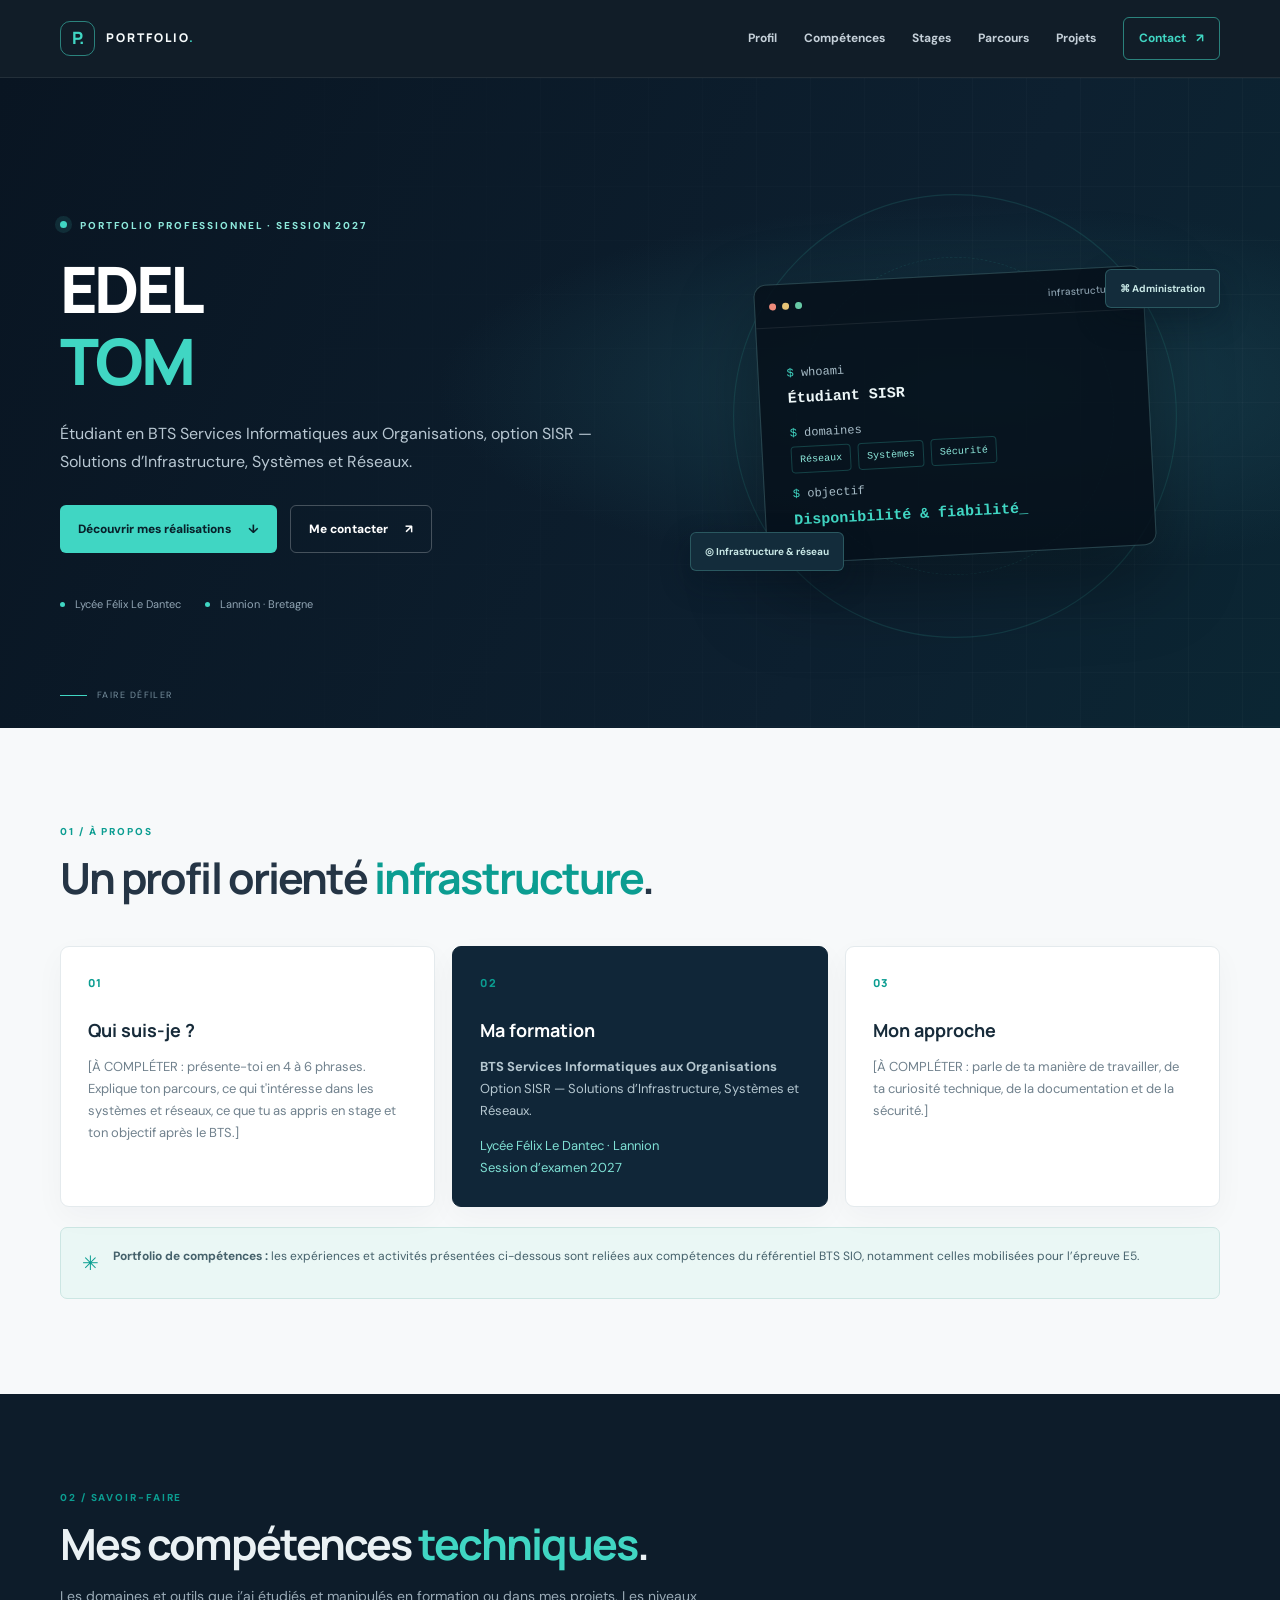
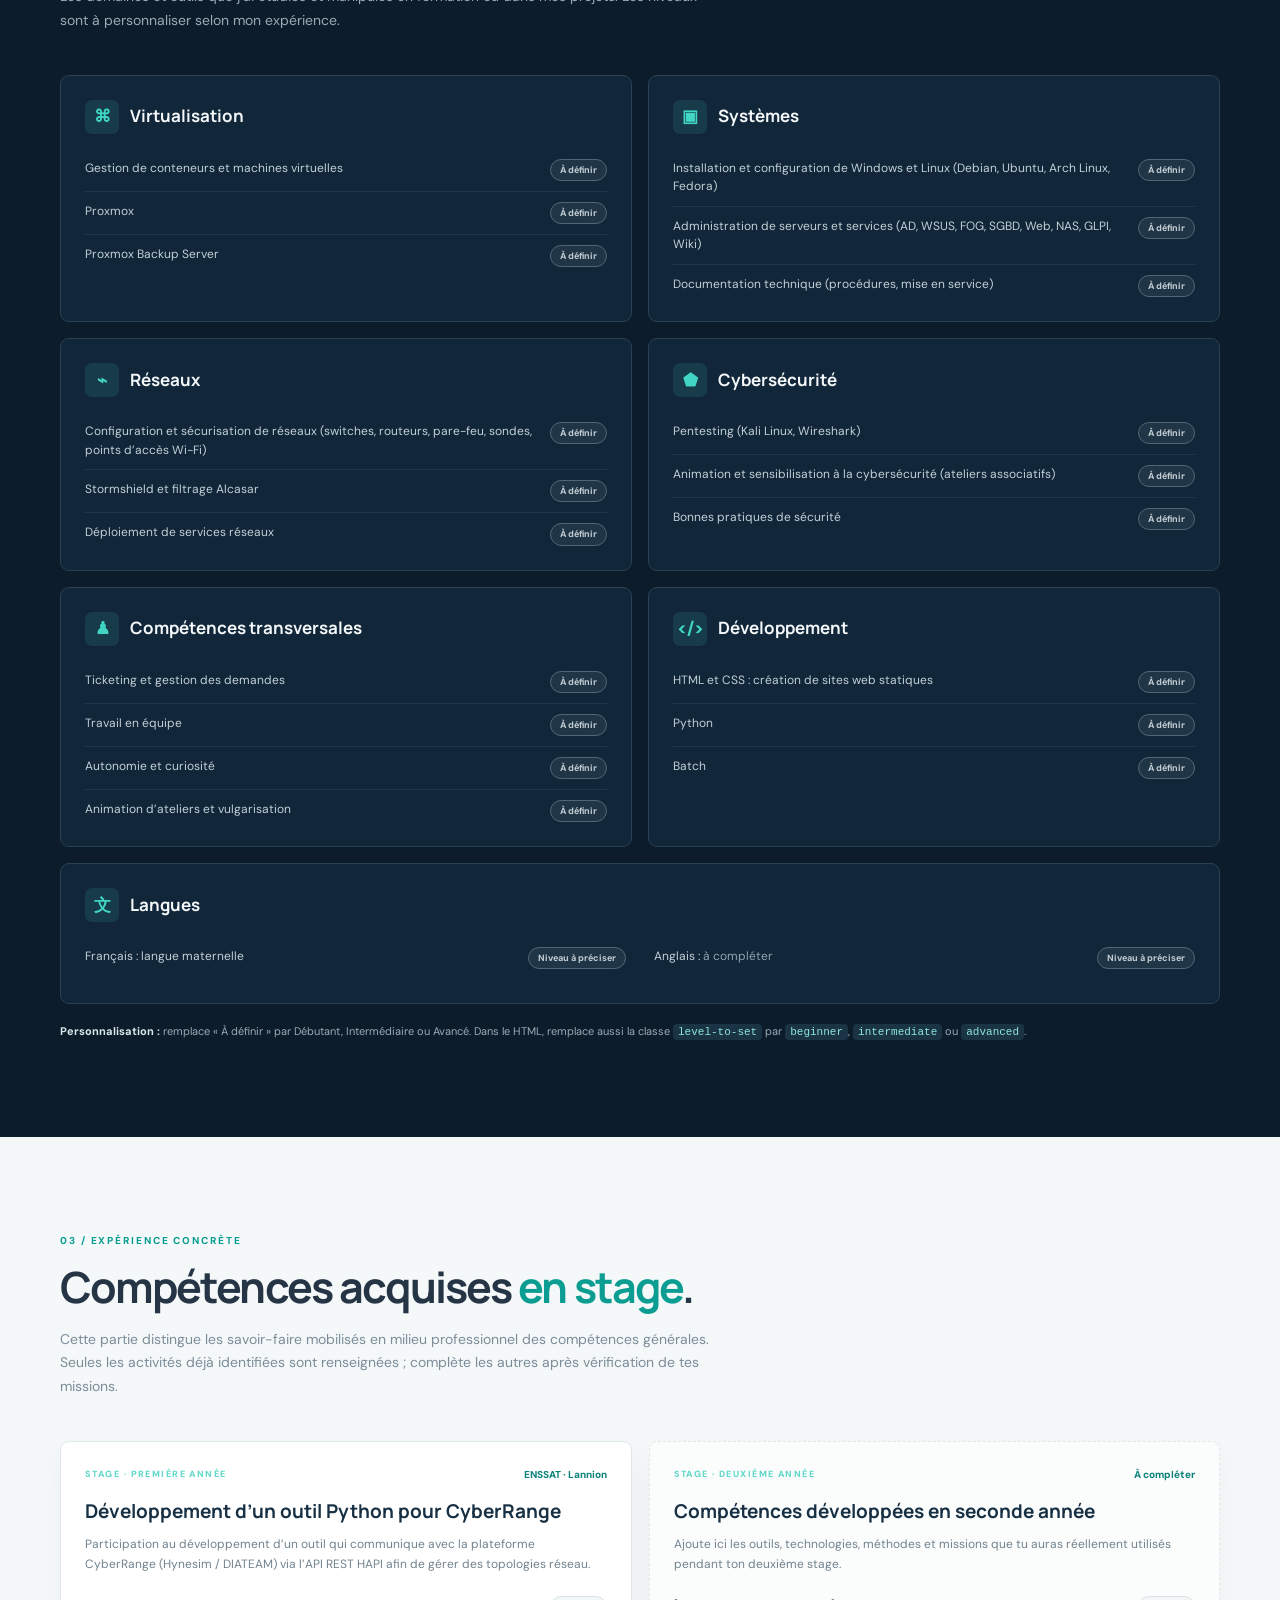
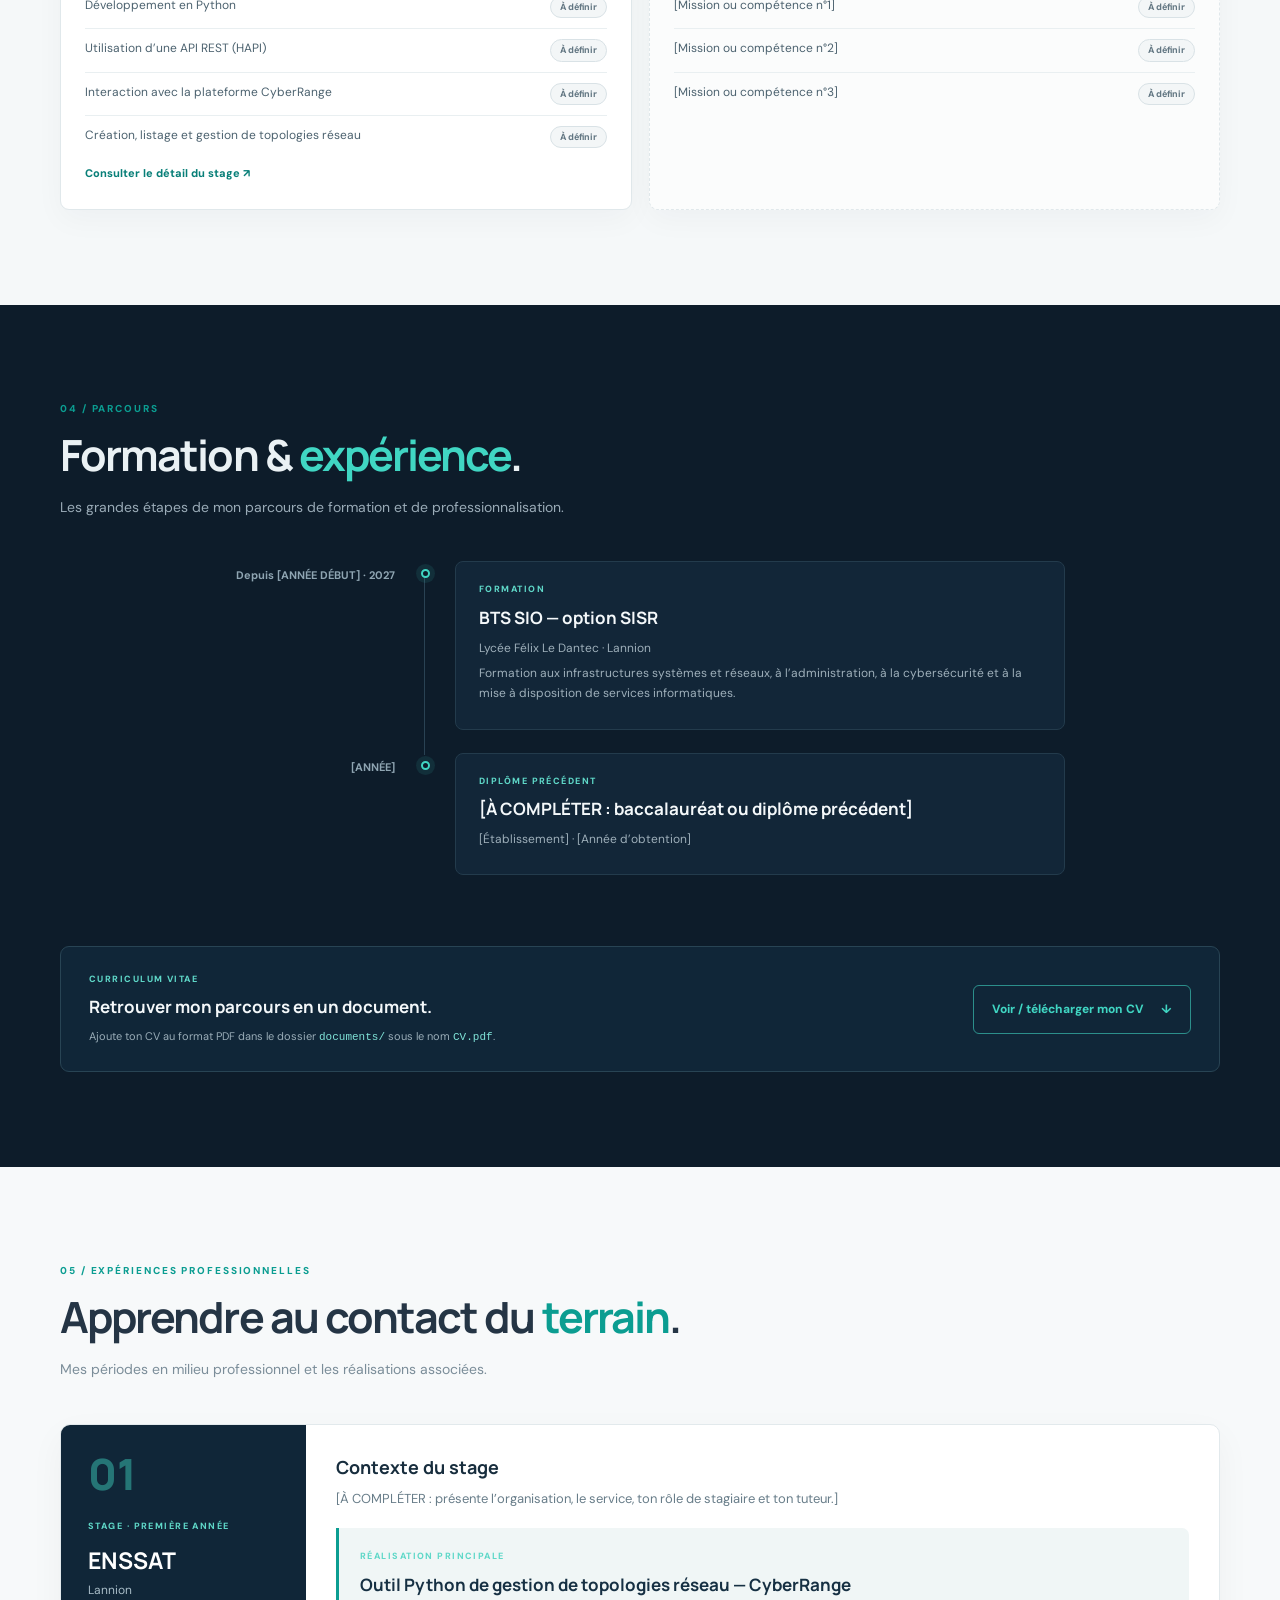
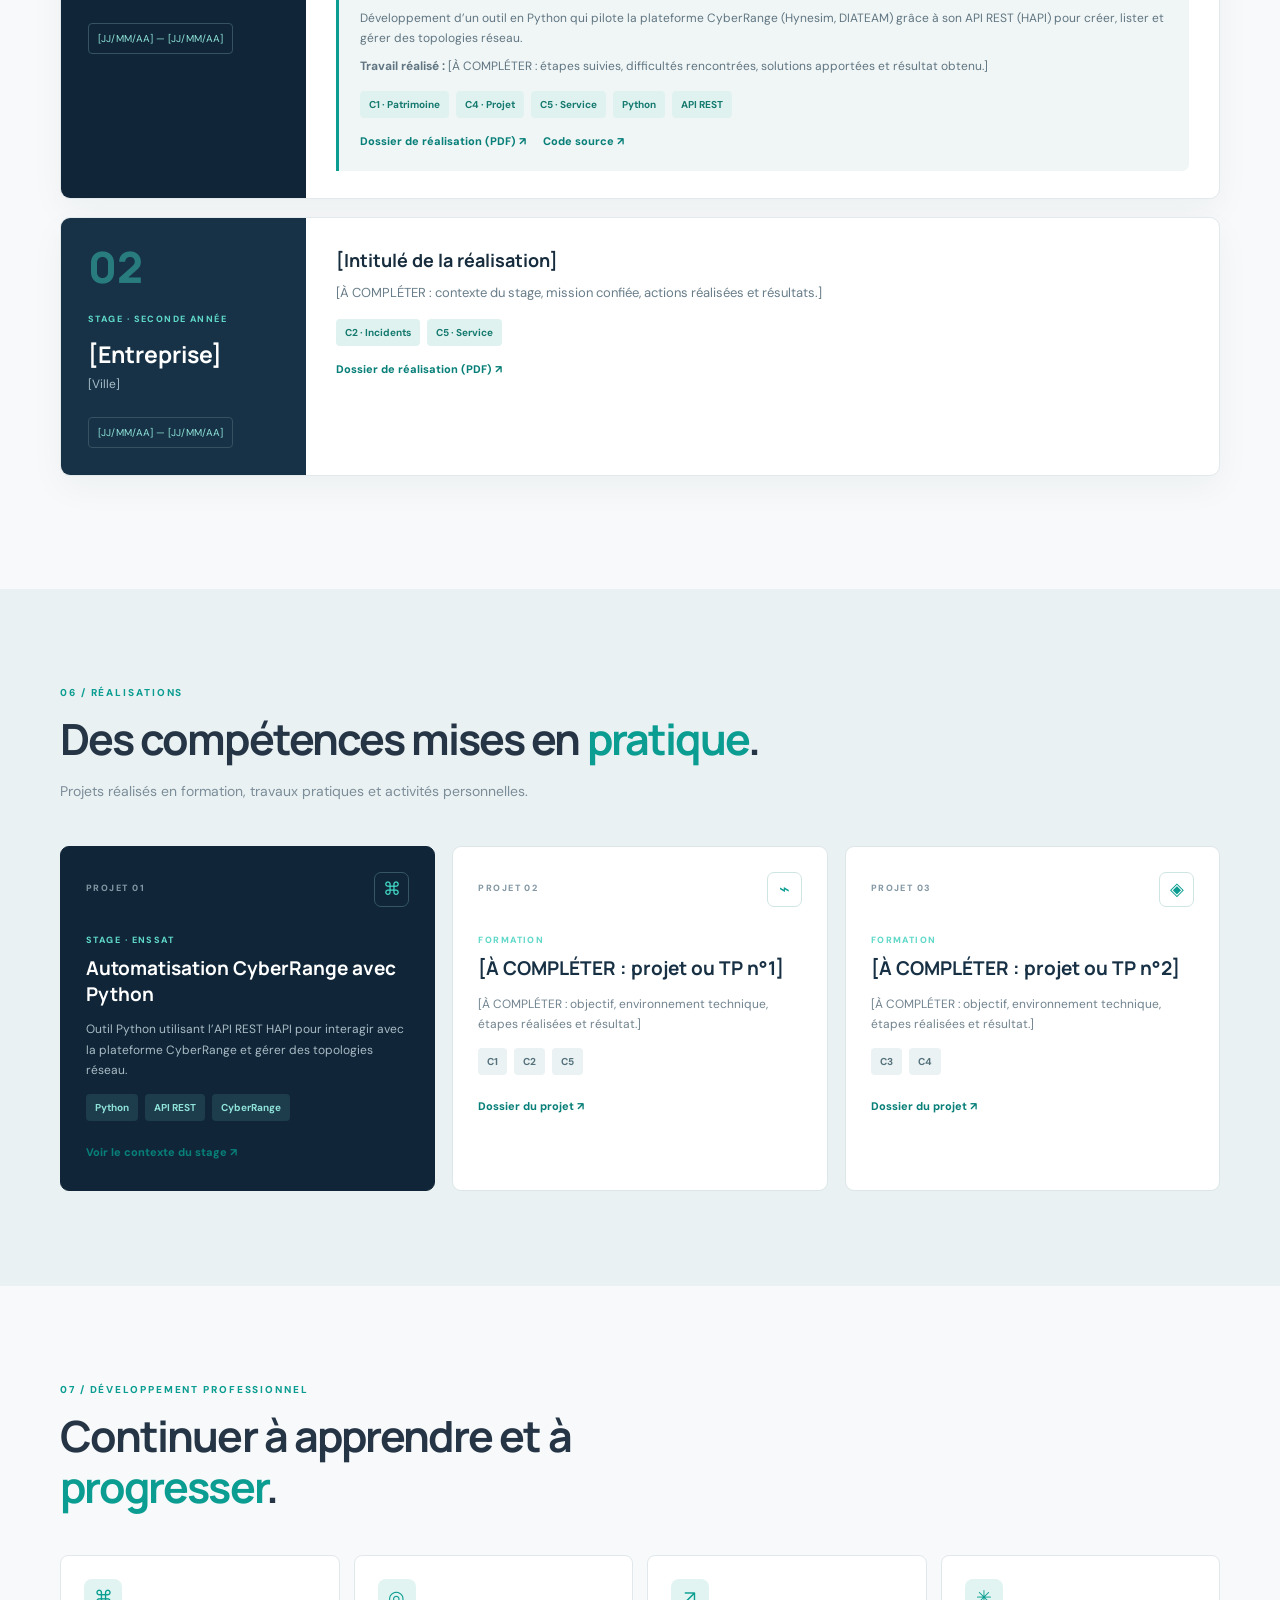
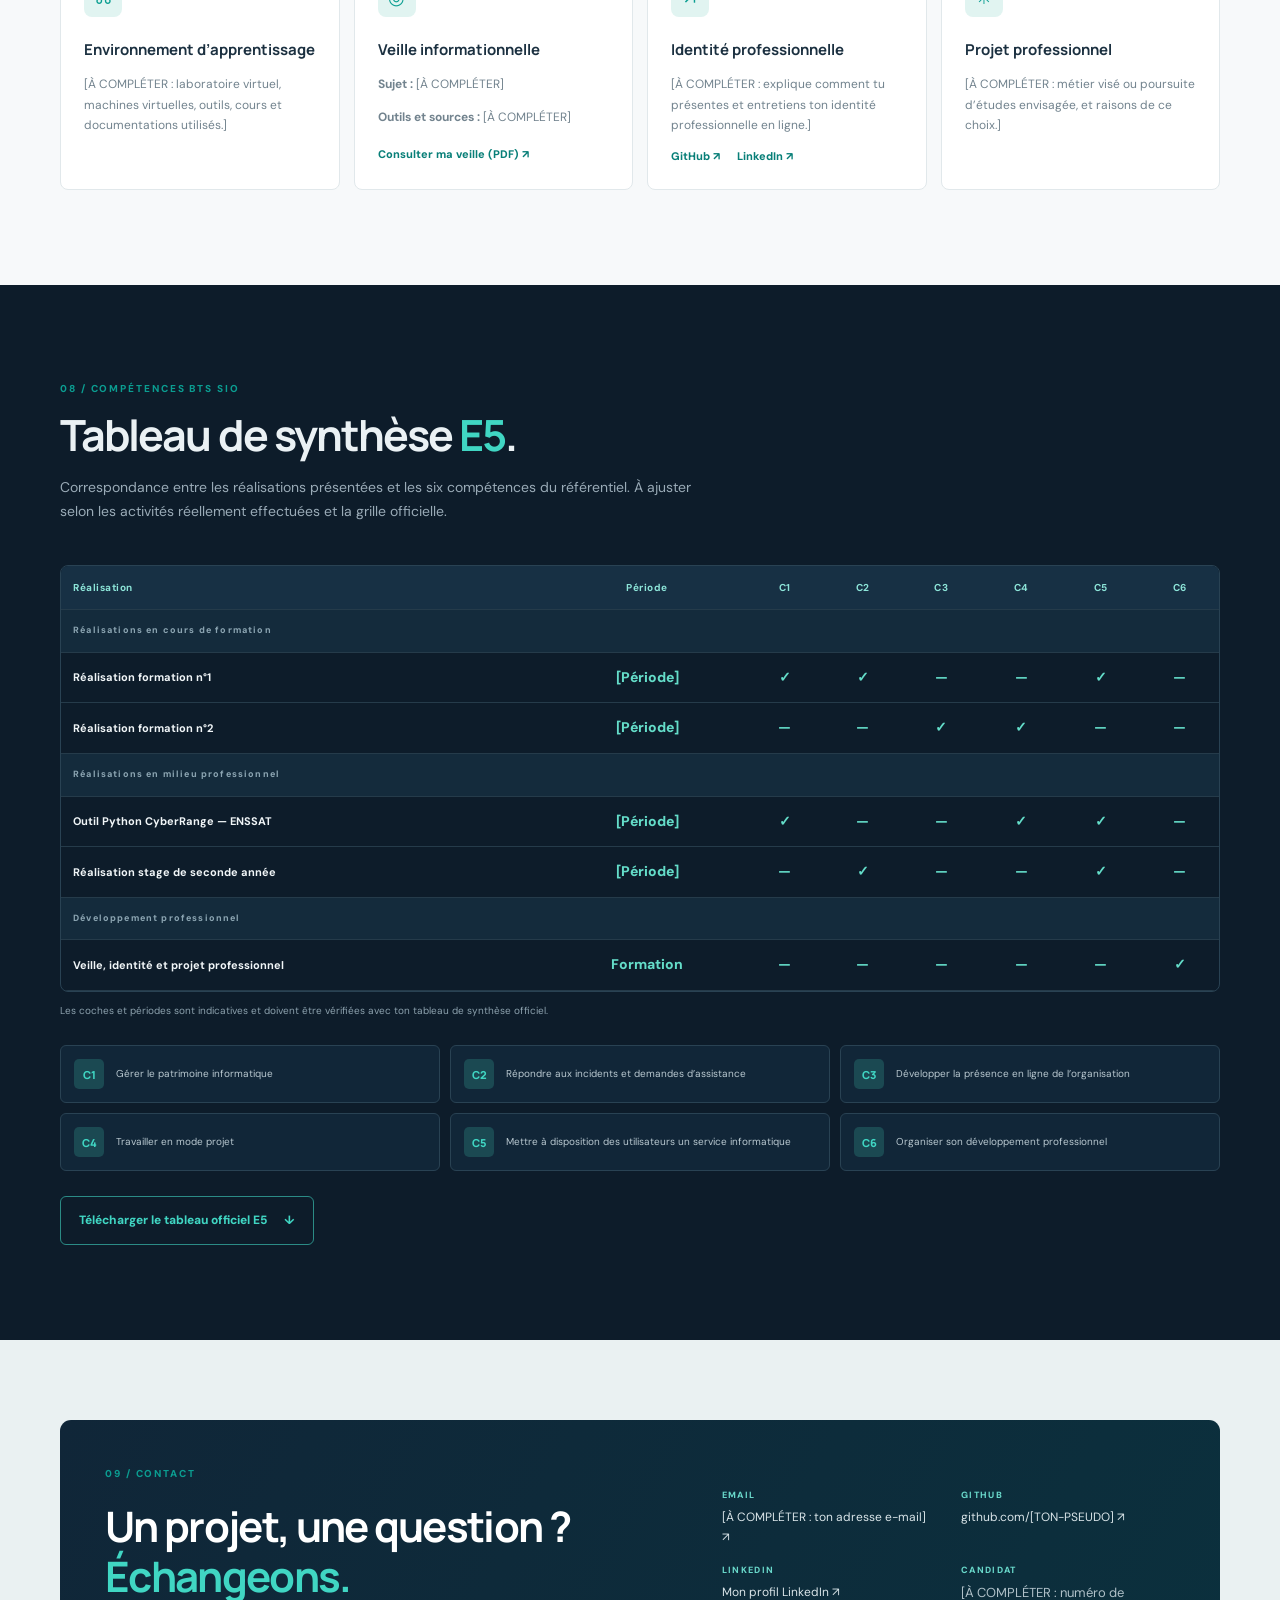
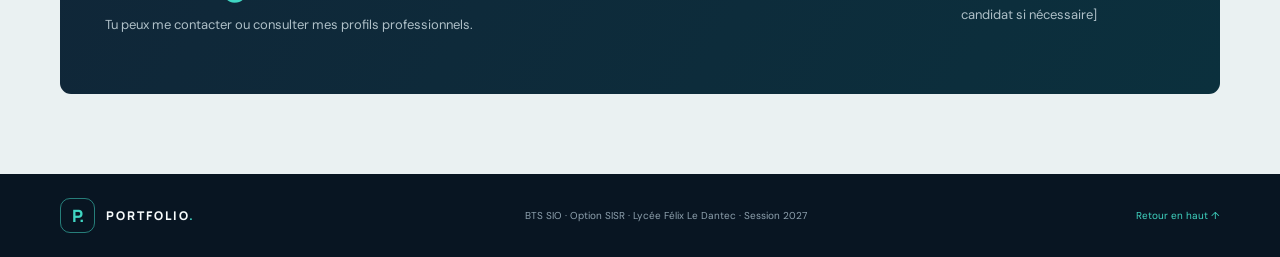
<file: index.html>
<!doctype html>
<html lang="fr">
<head>
  <meta charset="utf-8">
  <meta name="viewport" content="width=device-width, initial-scale=1">
  <meta name="description" content="Portfolio professionnel BTS SIO option SISR — présentation, compétences et réalisations.">
  <meta name="theme-color" content="#0b1724">
  <title>Portfolio | BTS SIO SISR</title>
  <link rel="preconnect" href="https://fonts.googleapis.com">
  <link rel="preconnect" href="https://fonts.gstatic.com" crossorigin>
  <link href="https://fonts.googleapis.com/css2?family=DM+Sans:wght@400;500;600;700&family=Manrope:wght@400;500;600;700;800&display=swap" rel="stylesheet">
  <link rel="stylesheet" href="style.css">
</head>
<body>
  <header class="topbar">
    <a class="brand" href="#accueil" aria-label="Retour à l'accueil"><span class="brand-mark">P.</span><span>PORTFOLIO<span class="brand-dot">.</span></span></a>
    <button class="menu-toggle" aria-label="Ouvrir le menu" aria-expanded="false" aria-controls="main-nav"><span></span><span></span><span></span></button>
    <nav id="main-nav" class="nav-links" aria-label="Navigation principale">
      <a href="#profil">Profil</a><a href="#competences">Compétences</a><a href="#competences-stage">Stages</a><a href="#parcours">Parcours</a><a href="#realisations">Projets</a><a href="#contact" class="nav-contact">Contact <span>↗</span></a>
    </nav>
  </header>

  <main>
    <section class="hero" id="accueil">
      <div class="hero-content">
        <p class="eyebrow"><span class="pulse"></span> PORTFOLIO PROFESSIONNEL · SESSION 2027</p>
        <h1>EDEL<br><span>TOM</span></h1>
        <p class="hero-lead">Étudiant en BTS Services Informatiques aux Organisations, option SISR — Solutions d’Infrastructure, Systèmes et Réseaux.</p>
        <div class="hero-actions">
          <a class="button button-primary" href="#realisations">Découvrir mes réalisations <span>↓</span></a>
          <a class="button button-ghost" href="#contact">Me contacter <span>↗</span></a>
        </div>
        <div class="hero-meta"><span><i></i> Lycée Félix Le Dantec</span><span><i></i> Lannion · Bretagne</span></div>
      </div>
      <div class="hero-art" aria-hidden="true">
        <div class="orbit orbit-one"></div><div class="orbit orbit-two"></div>
        <div class="terminal">
          <div class="terminal-head"><span></span><span></span><span></span><b>infrastructure.sh</b></div>
          <div class="terminal-body">
            <p><em>$</em> whoami</p><strong>Étudiant SISR</strong>
            <p><em>$</em> domaines</p><div class="terminal-tags"><span>Réseaux</span><span>Systèmes</span><span>Sécurité</span></div>
            <p><em>$</em> objectif</p><strong class="terminal-green">Disponibilité &amp; fiabilité_</strong>
          </div>
        </div>
        <div class="floating-chip chip-top">⌘ Administration</div>
        <div class="floating-chip chip-bottom">◎ Infrastructure &amp; réseau</div>
      </div>
      <a class="scroll-cue" href="#profil"><span></span> FAIRE DÉFILER</a>
    </section>

    <section class="section section-light" id="profil">
      <div class="container">
        <div class="section-heading"><p class="eyebrow">01 / À PROPOS</p><h2>Un profil orienté <span>infrastructure</span>.</h2></div>
        <div class="about-grid">
          <article class="about-card">
            <div class="about-icon">01</div><h3>Qui suis-je ?</h3>
            <p>[À COMPLÉTER : présente-toi en 4 à 6 phrases. Explique ton parcours, ce qui t'intéresse dans les systèmes et réseaux, ce que tu as appris en stage et ton objectif après le BTS.]</p>
          </article>
          <article class="about-card about-card-accent">
            <div class="about-icon">02</div><h3>Ma formation</h3>
            <p><strong>BTS Services Informatiques aux Organisations</strong><br>Option SISR — Solutions d’Infrastructure, Systèmes et Réseaux.</p>
            <p class="muted">Lycée Félix Le Dantec · Lannion<br>Session d’examen 2027</p>
          </article>
          <article class="about-card">
            <div class="about-icon">03</div><h3>Mon approche</h3>
            <p>[À COMPLÉTER : parle de ta manière de travailler, de ta curiosité technique, de la documentation et de la sécurité.]</p>
          </article>
        </div>
        <div class="notice"><span>✳</span><p><strong>Portfolio de compétences :</strong> les expériences et activités présentées ci-dessous sont reliées aux compétences du référentiel BTS SIO, notamment celles mobilisées pour l’épreuve E5.</p></div>
      </div>
    </section>

    <section class="section section-dark skills-section" id="competences">
      <div class="container">
        <div class="section-heading"><p class="eyebrow">02 / SAVOIR-FAIRE</p><h2>Mes compétences <span>techniques</span>.</h2><p class="section-intro">Les domaines et outils que j’ai étudiés et manipulés en formation ou dans mes projets. Les niveaux sont à personnaliser selon mon expérience.</p></div>
        <div class="technical-skills-grid">
          <article class="technical-skill-card">
            <div class="skill-card-heading"><span class="skill-card-icon">⌘</span><h3>Virtualisation</h3></div>
            <ul class="skill-list">
              <li><span>Gestion de conteneurs et machines virtuelles</span><span class="skill-level level-to-set">À définir</span></li>
              <li><span>Proxmox</span><span class="skill-level level-to-set">À définir</span></li>
              <li><span>Proxmox Backup Server</span><span class="skill-level level-to-set">À définir</span></li>
            </ul>
          </article>
          <article class="technical-skill-card">
            <div class="skill-card-heading"><span class="skill-card-icon">▣</span><h3>Systèmes</h3></div>
            <ul class="skill-list">
              <li><span>Installation et configuration de Windows et Linux (Debian, Ubuntu, Arch Linux, Fedora)</span><span class="skill-level level-to-set">À définir</span></li>
              <li><span>Administration de serveurs et services (AD, WSUS, FOG, SGBD, Web, NAS, GLPI, Wiki)</span><span class="skill-level level-to-set">À définir</span></li>
              <li><span>Documentation technique (procédures, mise en service)</span><span class="skill-level level-to-set">À définir</span></li>
            </ul>
          </article>
          <article class="technical-skill-card">
            <div class="skill-card-heading"><span class="skill-card-icon">⌁</span><h3>Réseaux</h3></div>
            <ul class="skill-list">
              <li><span>Configuration et sécurisation de réseaux (switches, routeurs, pare-feu, sondes, points d’accès Wi-Fi)</span><span class="skill-level level-to-set">À définir</span></li>
              <li><span>Stormshield et filtrage Alcasar</span><span class="skill-level level-to-set">À définir</span></li>
              <li><span>Déploiement de services réseaux</span><span class="skill-level level-to-set">À définir</span></li>
            </ul>
          </article>
          <article class="technical-skill-card">
            <div class="skill-card-heading"><span class="skill-card-icon">⬟</span><h3>Cybersécurité</h3></div>
            <ul class="skill-list">
              <li><span>Pentesting (Kali Linux, Wireshark)</span><span class="skill-level level-to-set">À définir</span></li>
              <li><span>Animation et sensibilisation à la cybersécurité (ateliers associatifs)</span><span class="skill-level level-to-set">À définir</span></li>
              <li><span>Bonnes pratiques de sécurité</span><span class="skill-level level-to-set">À définir</span></li>
            </ul>
          </article>
          <article class="technical-skill-card">
            <div class="skill-card-heading"><span class="skill-card-icon">♟</span><h3>Compétences transversales</h3></div>
            <ul class="skill-list">
              <li><span>Ticketing et gestion des demandes</span><span class="skill-level level-to-set">À définir</span></li>
              <li><span>Travail en équipe</span><span class="skill-level level-to-set">À définir</span></li>
              <li><span>Autonomie et curiosité</span><span class="skill-level level-to-set">À définir</span></li>
              <li><span>Animation d’ateliers et vulgarisation</span><span class="skill-level level-to-set">À définir</span></li>
            </ul>
          </article>
          <article class="technical-skill-card">
            <div class="skill-card-heading"><span class="skill-card-icon">&lt;/&gt;</span><h3>Développement</h3></div>
            <ul class="skill-list">
              <li><span>HTML et CSS : création de sites web statiques</span><span class="skill-level level-to-set">À définir</span></li>
              <li><span>Python</span><span class="skill-level level-to-set">À définir</span></li>
              <li><span>Batch</span><span class="skill-level level-to-set">À définir</span></li>
            </ul>
          </article>
          <article class="technical-skill-card technical-skill-card-wide">
            <div class="skill-card-heading"><span class="skill-card-icon">文</span><h3>Langues</h3></div>
            <ul class="skill-list language-list">
              <li><span>Français : langue maternelle</span><span class="skill-level level-to-set">Niveau à préciser</span></li>
              <li><span>Anglais : <em>à compléter</em></span><span class="skill-level level-to-set">Niveau à préciser</span></li>
            </ul>
          </article>
        </div>
        <p class="skill-edit-note"><strong>Personnalisation :</strong> remplace « À définir » par Débutant, Intermédiaire ou Avancé. Dans le HTML, remplace aussi la classe <code>level-to-set</code> par <code>beginner</code>, <code>intermediate</code> ou <code>advanced</code>.</p>
      </div>
    </section>

    <section class="section section-light stage-skills-section" id="competences-stage">
      <div class="container">
        <div class="section-heading"><p class="eyebrow">03 / EXPÉRIENCE CONCRÈTE</p><h2>Compétences acquises <span>en stage</span>.</h2><p class="section-intro">Cette partie distingue les savoir-faire mobilisés en milieu professionnel des compétences générales. Seules les activités déjà identifiées sont renseignées ; complète les autres après vérification de tes missions.</p></div>
        <div class="stage-skills-grid">
          <article class="stage-skill-card">
            <div class="stage-skill-top"><span class="mini-label">STAGE · PREMIÈRE ANNÉE</span><span class="stage-skill-company">ENSSAT · Lannion</span></div>
            <h3>Développement d’un outil Python pour CyberRange</h3>
            <p>Participation au développement d’un outil qui communique avec la plateforme CyberRange (Hynesim / DIATEAM) via l’API REST HAPI afin de gérer des topologies réseau.</p>
            <ul class="skill-list stage-skill-list">
              <li><span>Développement en Python</span><span class="skill-level level-to-set">À définir</span></li>
              <li><span>Utilisation d’une API REST (HAPI)</span><span class="skill-level level-to-set">À définir</span></li>
              <li><span>Interaction avec la plateforme CyberRange</span><span class="skill-level level-to-set">À définir</span></li>
              <li><span>Création, listage et gestion de topologies réseau</span><span class="skill-level level-to-set">À définir</span></li>
            </ul>
            <a class="text-link" href="#experiences">Consulter le détail du stage ↗</a>
          </article>
          <article class="stage-skill-card stage-skill-placeholder">
            <div class="stage-skill-top"><span class="mini-label">STAGE · DEUXIÈME ANNÉE</span><span class="stage-skill-company">À compléter</span></div>
            <h3>Compétences développées en seconde année</h3>
            <p>Ajoute ici les outils, technologies, méthodes et missions que tu auras réellement utilisés pendant ton deuxième stage.</p>
            <ul class="skill-list stage-skill-list">
              <li><span>[Mission ou compétence n°1]</span><span class="skill-level level-to-set">À définir</span></li>
              <li><span>[Mission ou compétence n°2]</span><span class="skill-level level-to-set">À définir</span></li>
              <li><span>[Mission ou compétence n°3]</span><span class="skill-level level-to-set">À définir</span></li>
            </ul>
          </article>
        </div>
      </div>
    </section>

    <section class="section section-dark" id="parcours">
      <div class="container">
        <div class="section-heading"><p class="eyebrow">04 / PARCOURS</p><h2>Formation &amp; <span>expérience</span>.</h2><p class="section-intro">Les grandes étapes de mon parcours de formation et de professionnalisation.</p></div>
        <div class="timeline">
          <article class="timeline-item"><div class="timeline-date">Depuis [ANNÉE DÉBUT] · 2027</div><div class="timeline-dot"></div><div class="timeline-card"><span class="mini-label">FORMATION</span><h3>BTS SIO — option SISR</h3><p>Lycée Félix Le Dantec · Lannion</p><p>Formation aux infrastructures systèmes et réseaux, à l’administration, à la cybersécurité et à la mise à disposition de services informatiques.</p></div></article>
          <article class="timeline-item"><div class="timeline-date">[ANNÉE]</div><div class="timeline-dot"></div><div class="timeline-card"><span class="mini-label">DIPLÔME PRÉCÉDENT</span><h3>[À COMPLÉTER : baccalauréat ou diplôme précédent]</h3><p>[Établissement] · [Année d’obtention]</p></div></article>
        </div>
        <div class="cv-strip"><div><span class="mini-label">CURRICULUM VITAE</span><h3>Retrouver mon parcours en un document.</h3><p>Ajoute ton CV au format PDF dans le dossier <code>documents/</code> sous le nom <code>CV.pdf</code>.</p></div><a class="button button-outline" href="documents/CV.pdf">Voir / télécharger mon CV <span>↓</span></a></div>
      </div>
    </section>

    <section class="section section-light" id="experiences">
      <div class="container">
        <div class="section-heading"><p class="eyebrow">05 / EXPÉRIENCES PROFESSIONNELLES</p><h2>Apprendre au contact du <span>terrain</span>.</h2><p class="section-intro">Mes périodes en milieu professionnel et les réalisations associées.</p></div>
        <div class="experience-card">
          <div class="experience-side"><span class="stage-number">01</span><span class="mini-label">STAGE · PREMIÈRE ANNÉE</span><h3>ENSSAT</h3><p>Lannion</p><div class="date-pill">[JJ/MM/AA] — [JJ/MM/AA]</div></div>
          <div class="experience-main"><h3>Contexte du stage</h3><p>[À COMPLÉTER : présente l’organisation, le service, ton rôle de stagiaire et ton tuteur.]</p><div class="project-highlight"><span class="mini-label">RÉALISATION PRINCIPALE</span><h3>Outil Python de gestion de topologies réseau — CyberRange</h3><p>Développement d’un outil en Python qui pilote la plateforme CyberRange (Hynesim, DIATEAM) grâce à son API REST (HAPI) pour créer, lister et gérer des topologies réseau.</p><p><strong>Travail réalisé :</strong> [À COMPLÉTER : étapes suivies, difficultés rencontrées, solutions apportées et résultat obtenu.]</p><div class="tags"><span>C1 · Patrimoine</span><span>C4 · Projet</span><span>C5 · Service</span><span>Python</span><span>API REST</span></div><div class="resource-links"><a href="documents/stage1-cyberrange-dossier.pdf">Dossier de réalisation (PDF) ↗</a><a href="documents/stage1-cyberrange-code.zip">Code source ↗</a></div></div></div>
        </div>
        <div class="experience-card experience-card-next">
          <div class="experience-side"><span class="stage-number">02</span><span class="mini-label">STAGE · SECONDE ANNÉE</span><h3>[Entreprise]</h3><p>[Ville]</p><div class="date-pill">[JJ/MM/AA] — [JJ/MM/AA]</div></div>
          <div class="experience-main"><h3>[Intitulé de la réalisation]</h3><p>[À COMPLÉTER : contexte du stage, mission confiée, actions réalisées et résultats.]</p><div class="tags"><span>C2 · Incidents</span><span>C5 · Service</span></div><div class="resource-links"><a href="documents/stage2-realisation-dossier.pdf">Dossier de réalisation (PDF) ↗</a></div></div>
        </div>
      </div>
    </section>

    <section class="section section-tint" id="realisations">
      <div class="container">
        <div class="section-heading"><p class="eyebrow">06 / RÉALISATIONS</p><h2>Des compétences mises en <span>pratique</span>.</h2><p class="section-intro">Projets réalisés en formation, travaux pratiques et activités personnelles.</p></div>
        <div class="project-grid">
          <article class="project-card project-featured"><div class="project-top"><span class="project-index">PROJET 01</span><span class="project-symbol">⌘</span></div><span class="mini-label">STAGE · ENSSAT</span><h3>Automatisation CyberRange avec Python</h3><p>Outil Python utilisant l’API REST HAPI pour interagir avec la plateforme CyberRange et gérer des topologies réseau.</p><div class="tags"><span>Python</span><span>API REST</span><span>CyberRange</span></div><a href="#experiences" class="text-link">Voir le contexte du stage ↗</a></article>
          <article class="project-card"><div class="project-top"><span class="project-index">PROJET 02</span><span class="project-symbol">⌁</span></div><span class="mini-label">FORMATION</span><h3>[À COMPLÉTER : projet ou TP n°1]</h3><p>[À COMPLÉTER : objectif, environnement technique, étapes réalisées et résultat.]</p><div class="tags"><span>C1</span><span>C2</span><span>C5</span></div><a href="documents/formation1-dossier.pdf" class="text-link">Dossier du projet ↗</a></article>
          <article class="project-card"><div class="project-top"><span class="project-index">PROJET 03</span><span class="project-symbol">◈</span></div><span class="mini-label">FORMATION</span><h3>[À COMPLÉTER : projet ou TP n°2]</h3><p>[À COMPLÉTER : objectif, environnement technique, étapes réalisées et résultat.]</p><div class="tags"><span>C3</span><span>C4</span></div><a href="documents/formation2-dossier.pdf" class="text-link">Dossier du projet ↗</a></article>
        </div>
      </div>
    </section>

    <section class="section section-light" id="developpement">
      <div class="container">
        <div class="section-heading"><p class="eyebrow">07 / DÉVELOPPEMENT PROFESSIONNEL</p><h2>Continuer à apprendre et à <span>progresser</span>.</h2></div>
        <div class="development-grid">
          <article class="development-card"><div class="development-icon">⌘</div><h3>Environnement d’apprentissage</h3><p>[À COMPLÉTER : laboratoire virtuel, machines virtuelles, outils, cours et documentations utilisés.]</p></article>
          <article class="development-card"><div class="development-icon">◎</div><h3>Veille informationnelle</h3><p><strong>Sujet :</strong> [À COMPLÉTER]</p><p><strong>Outils et sources :</strong> [À COMPLÉTER]</p><a href="documents/veille.pdf" class="text-link">Consulter ma veille (PDF) ↗</a></article>
          <article class="development-card"><div class="development-icon">↗</div><h3>Identité professionnelle</h3><p>[À COMPLÉTER : explique comment tu présentes et entretiens ton identité professionnelle en ligne.]</p><div class="resource-links"><a href="https://github.com/[TON-PSEUDO]">GitHub ↗</a><a href="https://www.linkedin.com/in/[TON-PROFIL]">LinkedIn ↗</a></div></article>
          <article class="development-card"><div class="development-icon">✳</div><h3>Projet professionnel</h3><p>[À COMPLÉTER : métier visé ou poursuite d’études envisagée, et raisons de ce choix.]</p></article>
        </div>
      </div>
    </section>

    <section class="section section-dark" id="tableau-e5">
      <div class="container">
        <div class="section-heading"><p class="eyebrow">08 / COMPÉTENCES BTS SIO</p><h2>Tableau de synthèse <span>E5</span>.</h2><p class="section-intro">Correspondance entre les réalisations présentées et les six compétences du référentiel. À ajuster selon les activités réellement effectuées et la grille officielle.</p></div>
        <div class="table-wrap"><table><thead><tr><th>Réalisation</th><th>Période</th><th>C1</th><th>C2</th><th>C3</th><th>C4</th><th>C5</th><th>C6</th></tr></thead><tbody>
          <tr class="table-group"><td colspan="8">Réalisations en cours de formation</td></tr>
          <tr><td><a href="#realisations">Réalisation formation n°1</a></td><td>[Période]</td><td>✓</td><td>✓</td><td>—</td><td>—</td><td>✓</td><td>—</td></tr>
          <tr><td><a href="#realisations">Réalisation formation n°2</a></td><td>[Période]</td><td>—</td><td>—</td><td>✓</td><td>✓</td><td>—</td><td>—</td></tr>
          <tr class="table-group"><td colspan="8">Réalisations en milieu professionnel</td></tr>
          <tr><td><a href="#experiences">Outil Python CyberRange — ENSSAT</a></td><td>[Période]</td><td>✓</td><td>—</td><td>—</td><td>✓</td><td>✓</td><td>—</td></tr>
          <tr><td><a href="#experiences">Réalisation stage de seconde année</a></td><td>[Période]</td><td>—</td><td>✓</td><td>—</td><td>—</td><td>✓</td><td>—</td></tr>
          <tr class="table-group"><td colspan="8">Développement professionnel</td></tr>
          <tr><td><a href="#developpement">Veille, identité et projet professionnel</a></td><td>Formation</td><td>—</td><td>—</td><td>—</td><td>—</td><td>—</td><td>✓</td></tr>
        </tbody></table></div>
        <p class="table-note">Les coches et périodes sont indicatives et doivent être vérifiées avec ton tableau de synthèse officiel.</p>
        <div class="skill-grid">
          <div><b>C1</b><span>Gérer le patrimoine informatique</span></div><div><b>C2</b><span>Répondre aux incidents et demandes d’assistance</span></div><div><b>C3</b><span>Développer la présence en ligne de l’organisation</span></div><div><b>C4</b><span>Travailler en mode projet</span></div><div><b>C5</b><span>Mettre à disposition des utilisateurs un service informatique</span></div><div><b>C6</b><span>Organiser son développement professionnel</span></div>
        </div>
        <a class="button button-outline synthesis-link" href="documents/tableau-de-synthese-E5.pdf">Télécharger le tableau officiel E5 <span>↓</span></a>
      </div>
    </section>

    <section class="section section-contact" id="contact">
      <div class="container contact-panel"><div><p class="eyebrow">09 / CONTACT</p><h2>Un projet, une question ?<br><span>Échangeons.</span></h2><p>Tu peux me contacter ou consulter mes profils professionnels.</p></div><div class="contact-links"><p><span>EMAIL</span><a href="mailto:[TON-EMAIL]">[À COMPLÉTER : ton adresse e-mail] ↗</a></p><p><span>GITHUB</span><a href="https://github.com/[TON-PSEUDO]">github.com/[TON-PSEUDO] ↗</a></p><p><span>LINKEDIN</span><a href="https://www.linkedin.com/in/[TON-PROFIL]">Mon profil LinkedIn ↗</a></p><p><span>CANDIDAT</span>[À COMPLÉTER : numéro de candidat si nécessaire]</p></div></div></div>
    </section>
  </main>

  <footer><div class="container footer-inner"><a class="brand" href="#accueil"><span class="brand-mark">P.</span><span>PORTFOLIO<span class="brand-dot">.</span></span></a><p>BTS SIO · Option SISR · Lycée Félix Le Dantec · Session 2027</p><a href="#accueil" class="back-top">Retour en haut ↑</a></div></footer>
  <script>
    const toggle = document.querySelector('.menu-toggle');
    const menu = document.querySelector('.nav-links');
    toggle.addEventListener('click', () => {
      const open = toggle.getAttribute('aria-expanded') === 'true';
      toggle.setAttribute('aria-expanded', String(!open));
      menu.classList.toggle('is-open', !open);
    });
    menu.querySelectorAll('a').forEach(link => link.addEventListener('click', () => {
      menu.classList.remove('is-open');
      toggle.setAttribute('aria-expanded', 'false');
    }));
  </script>
</body>
</html>
</file>
<file: style.css>
*{box-sizing:border-box}
:root{--ink:#0b1724;--ink-2:#112638;--teal:#40d6c3;--teal-dark:#0b9d91;--paper:#f5f7f8;--white:#fff;--muted:#a9b8c5;--text:#253545;--line:#dfe7eb;--max:1160px}
html{scroll-behavior:smooth;scroll-padding-top:92px}
body{margin:0;font-family:"DM Sans",Arial,sans-serif;color:var(--text);background:var(--paper);line-height:1.7}
a{color:inherit;text-decoration:none}
button{font:inherit}
.container{width:min(var(--max),calc(100% - 48px));margin:auto}
.topbar{height:78px;padding:0 max(24px,calc((100% - var(--max))/2));position:sticky;top:0;z-index:50;display:flex;align-items:center;justify-content:space-between;background:rgba(8,20,32,.96);border-bottom:1px solid rgba(255,255,255,.08);backdrop-filter:blur(16px)}
.brand{display:flex;align-items:center;gap:11px;color:#f7fbfc;font-family:Manrope,sans-serif;font-size:12px;font-weight:800;letter-spacing:.17em}
.brand-mark{display:grid;place-items:center;width:35px;height:35px;border:1px solid rgba(64,214,195,.55);border-radius:10px;color:var(--teal);font-size:17px;letter-spacing:-.06em}
.brand-dot{color:var(--teal)}
.nav-links{display:flex;align-items:center;gap:27px}
.nav-links>a{color:#c5d0d9;font-size:12px;font-weight:700;transition:.2s}
.nav-links>a:hover{color:var(--teal)}
.nav-links .nav-contact{padding:10px 15px;border:1px solid rgba(64,214,195,.55);border-radius:6px;color:var(--teal)}
.nav-contact span{margin-left:7px}
.menu-toggle{display:none;background:none;border:0;padding:8px}
.menu-toggle span{display:block;width:24px;height:2px;margin:5px;background:#fff}
.hero{min-height:650px;padding:100px max(24px,calc((100% - var(--max))/2)) 75px;position:relative;overflow:hidden;display:grid;grid-template-columns:1.05fr .95fr;align-items:center;gap:45px;background:radial-gradient(ellipse at 76% 48%,#173d4b 0%,transparent 39%),linear-gradient(115deg,#091522,#0d2030 68%,#0b2633);color:#fff}
.hero:before{content:"";position:absolute;inset:0;background-image:linear-gradient(rgba(255,255,255,.025) 1px,transparent 1px),linear-gradient(90deg,rgba(255,255,255,.025) 1px,transparent 1px);background-size:54px 54px;mask-image:linear-gradient(to right,transparent,#000)}
.hero-content,.hero-art{position:relative;z-index:1}
.eyebrow{margin:0 0 19px;color:var(--teal-dark);font-size:10px;font-weight:800;letter-spacing:.19em}
.hero .eyebrow{color:#8de9dc}
.pulse{display:inline-block;width:7px;height:7px;margin:0 9px 1px 0;border-radius:50%;background:var(--teal);box-shadow:0 0 0 5px rgba(64,214,195,.12)}
h1,h2,h3{font-family:Manrope,"DM Sans",sans-serif}
.hero h1{max-width:680px;margin:0;font-size:clamp(40px,5vw,66px);line-height:1.12;letter-spacing:-.055em;font-weight:800}
.hero h1 span,.section-heading h2 span,.contact-panel h2 span{color:var(--teal)}
.hero-lead{max-width:550px;margin:24px 0 30px;color:#b8c7d2;font-size:16px}
.hero-actions{display:flex;gap:13px;flex-wrap:wrap}
.button{display:inline-flex;align-items:center;justify-content:center;gap:17px;padding:13px 18px;border-radius:6px;font-size:12px;font-weight:800;transition:transform .2s,background .2s}
.button:hover{transform:translateY(-2px)}
.button-primary{background:var(--teal);color:#08202a}
.button-primary:hover{background:#7ce8da}
.button-ghost{border:1px solid rgba(255,255,255,.24);color:#fff}
.hero-meta{display:flex;gap:24px;margin-top:42px;color:#91a5b4;font-size:11px}
.hero-meta i{display:inline-block;width:5px;height:5px;margin:0 7px 1px 0;border-radius:50%;background:var(--teal)}
.hero-art{min-height:390px;display:grid;place-items:center}
.orbit{position:absolute;width:370px;height:370px;border:1px solid rgba(64,214,195,.13);border-radius:50%}
.orbit-one{transform:scale(1.2)}.orbit-two{transform:scale(.86);border-style:dashed}
.terminal{position:relative;width:min(100%,390px);overflow:hidden;border:1px solid rgba(140,210,211,.25);border-radius:12px;background:rgba(6,17,27,.88);box-shadow:0 30px 80px rgba(0,0,0,.35);transform:rotate(-3deg)}
.terminal-head{height:43px;padding:0 14px;display:flex;align-items:center;gap:6px;border-bottom:1px solid rgba(255,255,255,.08);color:#8da2b0;font-size:10px}
.terminal-head>span{width:7px;height:7px;border-radius:50%;background:#4d6876}.terminal-head>span:first-child{background:#ef8b7b}.terminal-head>span:nth-child(2){background:#e6c477}.terminal-head>span:nth-child(3){background:#67c9a6}.terminal-head b{margin-left:auto;font-weight:500}
.terminal-body{padding:25px 28px 29px;font:12px/1.7 ui-monospace,monospace;color:#a8bdc8}
.terminal-body p{margin:11px 0 3px}.terminal-body em{color:var(--teal);font-style:normal}.terminal-body strong{color:#edf7f8;font-size:15px}.terminal-body .terminal-green{color:var(--teal)}
.terminal-tags{display:flex;gap:7px;flex-wrap:wrap}.terminal-tags span{padding:4px 8px;border:1px solid rgba(64,214,195,.24);border-radius:4px;color:#8de9dc;font-size:10px}
.floating-chip{position:absolute;padding:10px 14px;border:1px solid rgba(111,218,207,.25);border-radius:6px;background:#132c3b;color:#c9e8e6;font-size:10px;font-weight:700;box-shadow:0 12px 30px #06121d55}
.chip-top{top:48px;right:0}.chip-bottom{bottom:40px;left:0}
.scroll-cue{position:absolute;bottom:25px;left:max(24px,calc((100% - var(--max))/2));display:flex;align-items:center;gap:10px;color:#78909f;font-size:9px;letter-spacing:.16em}
.scroll-cue span{width:27px;height:1px;background:var(--teal)}
.section{padding:95px 0}
.section-light{background:#f7f9fa}
.section-dark{background:#0d1c2a;color:#eaf1f4}
.section-tint{background:#eaf1f2}
.section-heading{max-width:720px;margin-bottom:42px}
.section-heading .eyebrow{margin-bottom:12px}
.section-heading h2{margin:0;color:inherit;font-size:clamp(30px,4vw,43px);line-height:1.2;letter-spacing:-.045em}
.section-heading h2 span{color:var(--teal-dark)}
.section-dark .section-heading h2 span{color:var(--teal)}
.section-intro{max-width:650px;margin:15px 0 0;color:#7b8d99;font-size:14px}
.section-dark .section-intro{color:#9aabb7}
.about-grid{display:grid;grid-template-columns:repeat(3,1fr);gap:17px}
.about-card{min-height:225px;padding:27px;background:#fff;border:1px solid #e4eaed;border-radius:9px;box-shadow:0 10px 30px rgba(16,38,54,.035)}
.about-card-accent{background:#102638;color:#eef6f7;border-color:#102638}
.about-icon{margin-bottom:23px;color:#0b9d91;font-family:Manrope,sans-serif;font-size:11px;font-weight:800;letter-spacing:.12em}
.about-card h3{margin:0 0 10px;font-size:18px;color:#172b3a}
.about-card-accent h3{color:#fff}
.about-card p{margin:0;color:#70818d;font-size:13px}
.about-card-accent p{color:#b5c7d0}
.about-card .muted{margin-top:13px;color:#7fe0d4}
.notice{display:flex;gap:14px;align-items:flex-start;margin-top:20px;padding:18px 21px;border:1px solid #cce6e3;border-radius:7px;background:#eaf7f5;color:#45616b;font-size:12px}
.notice>span{color:#0a9e91;font-size:20px}.notice p{margin:0}
.timeline{max-width:850px;margin:0 auto 48px}
.timeline-item{display:grid;grid-template-columns:180px 20px 1fr;gap:20px;position:relative;padding-bottom:23px}
.timeline-item:not(:last-child):after{content:"";position:absolute;left:209px;top:14px;bottom:-2px;width:1px;background:#294253}
.timeline-date{padding-top:5px;text-align:right;color:#8fa5b2;font-size:11px;font-weight:700}
.timeline-dot{z-index:1;width:9px;height:9px;margin:8px auto 0;border:2px solid var(--teal);border-radius:50%;background:#0d1c2a;box-shadow:0 0 0 5px rgba(64,214,195,.1)}
.timeline-card{padding:20px 23px;border:1px solid #233b4c;border-radius:8px;background:#122638}
.mini-label{display:block;color:#5fd8c8;font-size:9px;font-weight:800;letter-spacing:.16em}
.timeline-card h3{margin:6px 0 3px;color:#f4f8fa;font-size:17px}.timeline-card p{margin:5px 0;color:#9eafba;font-size:12px}
.cv-strip{display:flex;align-items:center;justify-content:space-between;gap:25px;padding:25px 28px;border:1px solid #284454;border-radius:9px;background:#102638}
.cv-strip h3{margin:5px 0;color:#f4f8fa;font-size:17px}.cv-strip p{margin:0;color:#9aadb8;font-size:11px}
.cv-strip code{color:#80e4d8}
.button-outline{border:1px solid rgba(64,214,195,.6);color:var(--teal);white-space:nowrap}
.button-outline:hover{background:rgba(64,214,195,.1)}
.experience-card{display:grid;grid-template-columns:245px 1fr;margin:18px 0;border:1px solid #e2e9ec;border-radius:10px;background:#fff;overflow:hidden;box-shadow:0 12px 35px rgba(12,36,52,.045)}
.experience-side{padding:27px;background:#102638;color:#fff}
.stage-number{display:block;margin-bottom:24px;color:rgba(64,214,195,.45);font:800 43px Manrope,sans-serif;line-height:1}
.experience-side h3{margin:7px 0 0;font-size:23px}.experience-side p{margin:0;color:#a9bdc8;font-size:12px}
.date-pill{display:inline-block;margin-top:23px;padding:6px 9px;border:1px solid #355162;border-radius:4px;color:#8ee3d9;font-size:10px}
.experience-main{padding:27px 30px}
.experience-main>h3{margin:0 0 6px;color:#172d3d;font-size:18px}.experience-main>p{margin:0 0 15px;color:#687d89;font-size:13px}
.project-highlight{margin-top:18px;padding:21px;border-left:3px solid var(--teal-dark);border-radius:0 7px 7px 0;background:#f0f6f6}
.project-highlight h3{margin:6px 0;color:#163043;font-size:17px}.project-highlight p{margin:8px 0;color:#607581;font-size:12px}
.tags{display:flex;gap:7px;flex-wrap:wrap;margin:14px 0}
.tags span{padding:5px 9px;border-radius:4px;background:#e0f2ef;color:#14796f;font-size:10px;font-weight:700}
.resource-links{display:flex;gap:17px;flex-wrap:wrap;margin-top:12px}
.resource-links a,.text-link{color:#087f78;font-size:11px;font-weight:800}
.resource-links a:hover,.text-link:hover{text-decoration:underline}
.experience-card-next .experience-side{background:#173246}
.project-grid{display:grid;grid-template-columns:repeat(3,1fr);gap:17px}
.project-card{min-height:280px;padding:25px;border:1px solid #dce6e8;border-radius:9px;background:#fff;transition:transform .2s,box-shadow .2s}
.project-card:hover{transform:translateY(-4px);box-shadow:0 16px 35px rgba(15,40,53,.1)}
.project-featured{background:#102638;color:#fff;border-color:#102638}
.project-top{display:flex;justify-content:space-between;align-items:center;margin-bottom:26px}
.project-index{color:#8397a4;font-size:9px;font-weight:800;letter-spacing:.16em}
.project-symbol{display:grid;place-items:center;width:35px;height:35px;border:1px solid #cfe5e2;border-radius:7px;color:#0b9d91;font-size:18px}
.project-featured .project-symbol{border-color:#365665;color:var(--teal)}
.project-card h3{margin:8px 0;color:#173044;font-size:19px;line-height:1.35}
.project-featured h3{color:#fff}
.project-card p{color:#71838e;font-size:12px}
.project-featured p{color:#a9bbc5}
.project-card .tags span{background:#eaf2f3;color:#55717b}
.project-featured .tags span{background:#1d3d4d;color:#8fe3d9}
.project-card .text-link{display:inline-block;margin-top:8px}
.development-grid{display:grid;grid-template-columns:repeat(4,1fr);gap:14px}
.development-card{padding:23px;border:1px solid #e1e8eb;border-radius:8px;background:#fff}
.development-icon{display:grid;place-items:center;width:38px;height:38px;margin-bottom:20px;border-radius:8px;background:#e1f4f1;color:#0a9e91;font-size:19px}
.development-card h3{margin:0 0 9px;color:#1b3040;font-size:15px}
.development-card p{color:#72838e;font-size:12px}
.table-wrap{overflow-x:auto;border:1px solid #294253;border-radius:8px}
table{width:100%;min-width:720px;border-collapse:collapse;font-size:11px}
th,td{padding:13px 12px;border-bottom:1px solid #253b4a;text-align:center}
th{background:#173044;color:#8de5d9;font-size:10px;letter-spacing:.05em}
th:first-child,td:first-child{text-align:left}
td{color:#c3d0d7}td:first-child a{color:#f1f6f8;font-weight:700}
td:not(:first-child){color:#64ddc9;font-size:14px;font-weight:800}
.table-group td{background:#142b3c;color:#8ba4b1;text-align:left;font-size:9px;font-weight:800;letter-spacing:.13em}
.table-note{color:#8da2ae;font-size:10px}
.skill-grid{display:grid;grid-template-columns:repeat(3,1fr);gap:10px;margin-top:26px}
.skill-grid>div{display:flex;align-items:center;gap:12px;padding:13px;border:1px solid #294253;border-radius:6px;background:#112638}
.skill-grid b{display:grid;place-items:center;flex:0 0 30px;height:30px;border-radius:5px;background:#1b4952;color:var(--teal);font:800 11px Manrope,sans-serif}
.skill-grid span{color:#b9c8d0;font-size:10px;line-height:1.45}
.synthesis-link{margin-top:25px}
.section-contact{padding:80px 0;background:#eaf1f2}
.contact-panel{display:grid;grid-template-columns:1fr .8fr;gap:50px;padding:45px;border-radius:11px;background:linear-gradient(120deg,#102638,#0b303d);color:#fff}
.contact-panel h2{margin:0;font-size:clamp(28px,4vw,42px);line-height:1.2;letter-spacing:-.04em}
.contact-panel>div>p:last-child{color:#afc0c8;font-size:13px}
.contact-links{display:grid;grid-template-columns:1fr 1fr;gap:15px 25px;align-content:center}
.contact-links p{margin:0;color:#d9e4e8;font-size:12px;overflow-wrap:anywhere}
.contact-links p span{display:block;margin-bottom:4px;color:#69d8ca;font-size:9px;font-weight:800;letter-spacing:.15em}
.contact-links a:hover{color:var(--teal)}
footer{padding:23px 0;background:#081522;color:#8fa2af}
.footer-inner{display:flex;align-items:center;justify-content:space-between;gap:18px}
.footer-inner p,.back-top{font-size:10px}.back-top{color:var(--teal)}
@media(max-width:900px){.nav-links{gap:14px}.hero{grid-template-columns:1fr  .8fr;gap:20px}.hero h1{font-size:52px}.development-grid{grid-template-columns:repeat(2,1fr)}}
@media(max-width:700px){.topbar{height:68px;padding:0 20px}.menu-toggle{display:block}.nav-links{position:absolute;top:68px;left:0;right:0;display:none;align-items:stretch;gap:0;padding:10px 20px 18px;background:#0b1b29;border-bottom:1px solid #28404e}.nav-links.is-open{display:flex;flex-direction:column}.nav-links>a{padding:12px 5px}.nav-links .nav-contact{margin-top:6px;text-align:center}.hero{min-height:auto;padding:75px 24px 85px;grid-template-columns:1fr}.hero h1{font-size:clamp(42px,11vw,58px)}.hero-art{min-height:320px;margin-top:5px}.orbit{width:290px;height:290px}.terminal{max-width:350px}.chip-top{right:2%}.chip-bottom{left:0}.scroll-cue{bottom:24px}.section{padding:70px 0}.container{width:calc(100% - 36px)}.about-grid,.project-grid{grid-template-columns:1fr}.about-card{min-height:0}.timeline-item{grid-template-columns:1fr 16px;gap:13px}.timeline-date{grid-column:1/3;text-align:left;padding-left:1px}.timeline-dot{grid-column:2;grid-row:2;margin:7px auto 0}.timeline-card{grid-column:1;grid-row:2}.timeline-item:not(:last-child):after{left:auto;right:7px;top:40px}.cv-strip{align-items:flex-start;flex-direction:column}.experience-card{grid-template-columns:1fr}.experience-side{padding:22px}.stage-number{margin-bottom:10px}.experience-main{padding:22px}.skill-grid{grid-template-columns:repeat(2,1fr)}.contact-panel{grid-template-columns:1fr;padding:28px;gap:22px}.footer-inner{flex-wrap:wrap}.footer-inner p{order:3;width:100%;margin:0}}
@media(max-width:420px){.hero-meta{flex-direction:column;gap:8px}.hero-actions{align-items:stretch;flex-direction:column}.button{width:100%}.development-grid,.skill-grid,.contact-links{grid-template-columns:1fr}.project-card{min-height:0}.contact-panel{padding:23px}}

/* Compétences techniques et compétences acquises en stage */
.technical-skills-grid{display:grid;grid-template-columns:repeat(2,minmax(0,1fr));gap:16px}
.technical-skill-card,.stage-skill-card{padding:24px;border:1px solid #294253;border-radius:9px;background:#112638}
.skill-card-heading{display:flex;align-items:center;gap:11px;margin-bottom:15px}
.skill-card-heading h3{margin:0;color:#f4f8fa;font-size:17px}
.skill-card-icon{display:grid;place-items:center;flex:0 0 34px;width:34px;height:34px;border-radius:7px;background:rgba(64,214,195,.12);color:var(--teal);font-size:17px;font-weight:800}
.skill-list{display:grid;gap:0;margin:0;padding:0;list-style:none}
.skill-list li{display:flex;align-items:flex-start;justify-content:space-between;gap:14px;padding:10px 0;border-bottom:1px solid rgba(255,255,255,.075);color:#c2d0d8;font-size:12px;line-height:1.55}
.skill-list li:last-child{border-bottom:0;padding-bottom:0}
.skill-list li>span:first-child{flex:1;min-width:0}
.skill-level{display:inline-flex;align-items:center;justify-content:center;flex:0 0 auto;padding:4px 9px;border:1px solid transparent;border-radius:20px;font-size:9px;font-weight:800;line-height:1.35;white-space:nowrap}
.skill-level.level-to-set{border-color:#526675;background:rgba(169,184,197,.1);color:#c0cbd2}
.skill-level.beginner{border-color:rgba(240,179,90,.3);background:rgba(240,179,90,.12);color:#f0b35a}
.skill-level.intermediate{border-color:rgba(101,169,232,.3);background:rgba(101,169,232,.12);color:#83bdf0}
.skill-level.advanced{border-color:rgba(64,214,195,.3);background:rgba(64,214,195,.12);color:#65dfd0}
.technical-skill-card-wide{grid-column:1/-1}
.language-list{grid-template-columns:repeat(2,minmax(0,1fr));column-gap:28px}
.language-list li{border-bottom:0}
.language-list em{color:#8fa5b2;font-style:normal}
.skill-edit-note{margin:18px 0 0;color:#9aabb7;font-size:11px}
.skill-edit-note strong{color:#dce8ed}
.skill-edit-note code{padding:2px 5px;border-radius:4px;background:#1a3445;color:#8de5d9}
.stage-skills-section{background:#f5f8f9}
.stage-skills-grid{display:grid;grid-template-columns:repeat(2,minmax(0,1fr));gap:17px}
.stage-skill-card{border-color:#e0e8eb;background:#fff;box-shadow:0 10px 30px rgba(16,38,54,.035)}
.stage-skill-top{display:flex;justify-content:space-between;align-items:center;gap:12px;margin-bottom:16px}
.stage-skill-company{color:#0b827a;font-size:10px;font-weight:800}
.stage-skill-card h3{margin:0 0 9px;color:#173044;font-size:19px;line-height:1.35}
.stage-skill-card>p{margin:0 0 12px;color:#71838e;font-size:12px}
.stage-skill-card .skill-list li{color:#4c626f;border-bottom-color:#e9eff1}
.stage-skill-card .skill-level.level-to-set{border-color:#d9e2e6;background:#f3f6f7;color:#637783}
.stage-skill-card .skill-level.beginner{border-color:#f2dfbf;background:#fff7e9;color:#a96c17}
.stage-skill-card .skill-level.intermediate{border-color:#d4e5f5;background:#eef6fd;color:#286caa}
.stage-skill-card .skill-level.advanced{border-color:#c8ebe5;background:#eaf8f5;color:#08796e}
.stage-skill-card .text-link{display:inline-block;margin-top:16px}
.stage-skill-placeholder{border-style:dashed;background:#fbfcfc}
@media(max-width:700px){.technical-skills-grid,.stage-skills-grid{grid-template-columns:1fr}.technical-skill-card-wide{grid-column:auto}.language-list{grid-template-columns:1fr}.skill-list li{gap:9px}.skill-level{font-size:8px;padding:4px 7px}.stage-skill-top{align-items:flex-start;flex-direction:column;gap:5px}}
</file>
